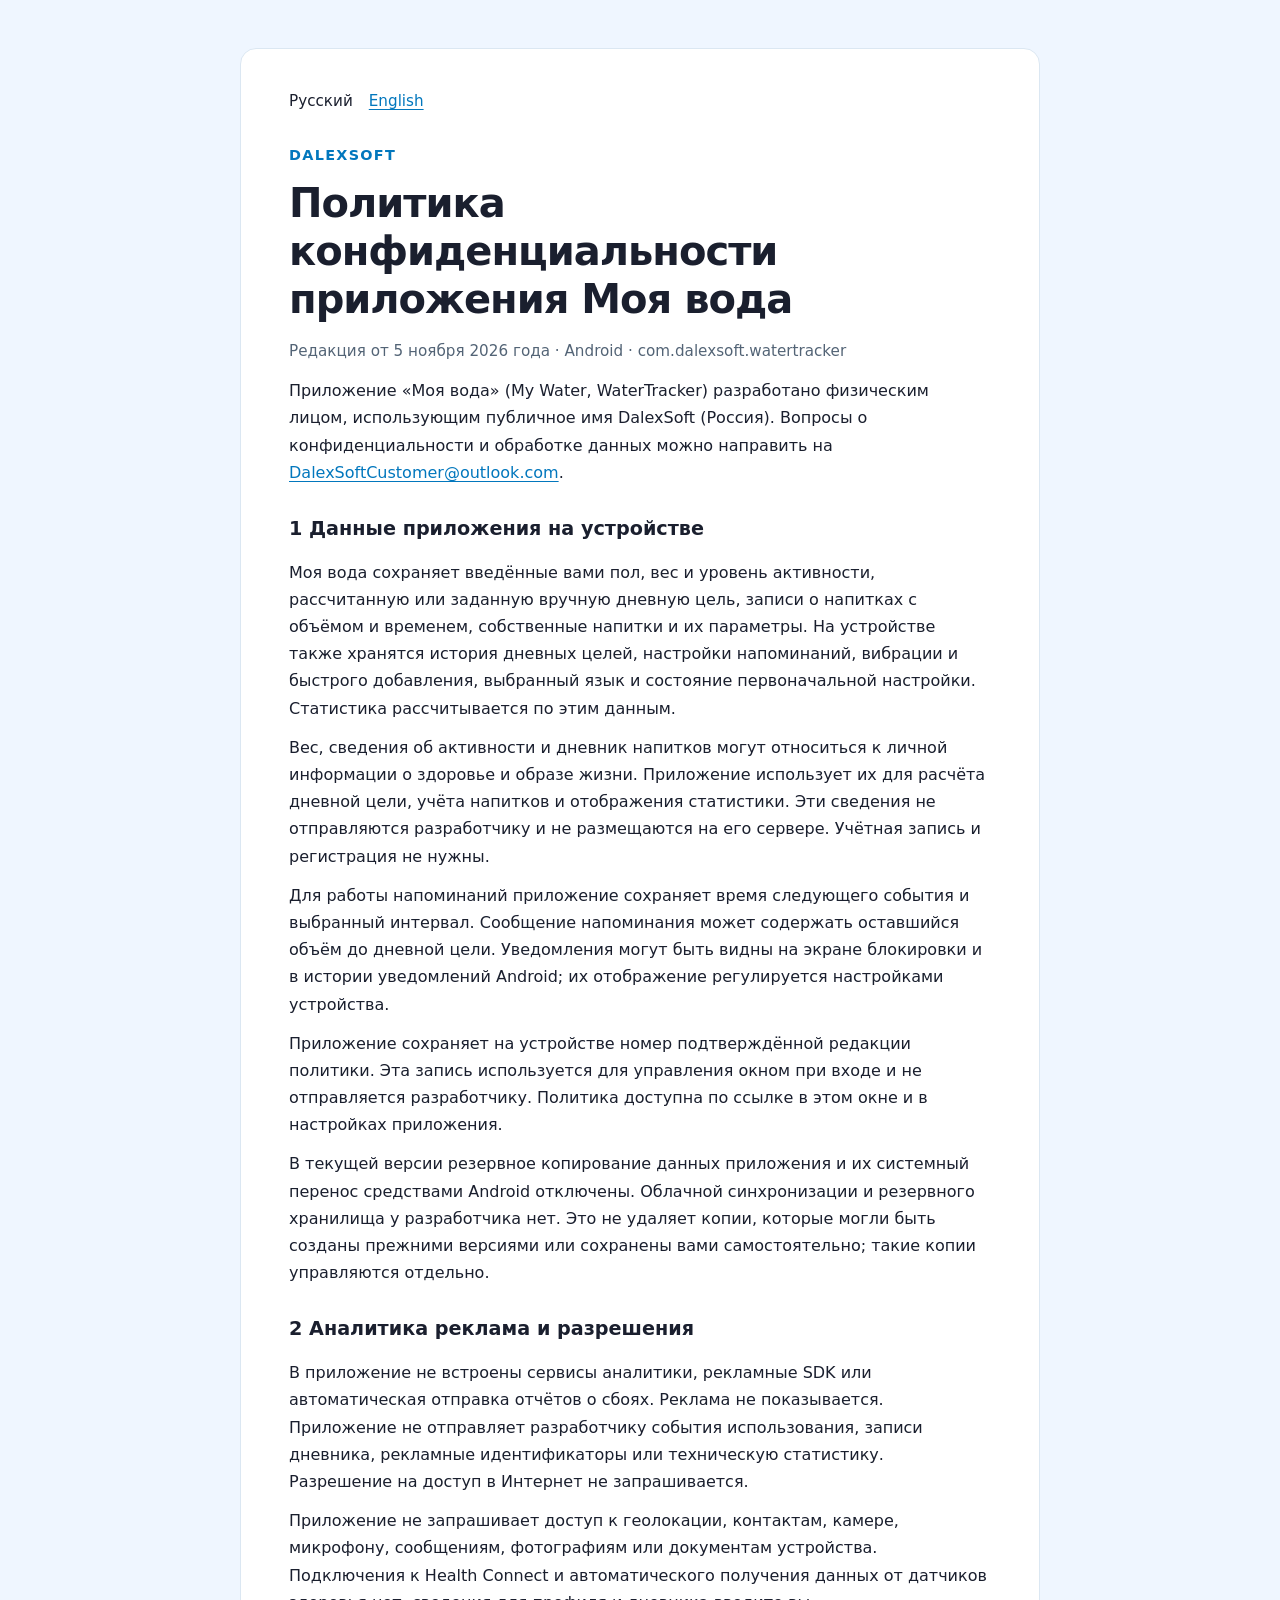
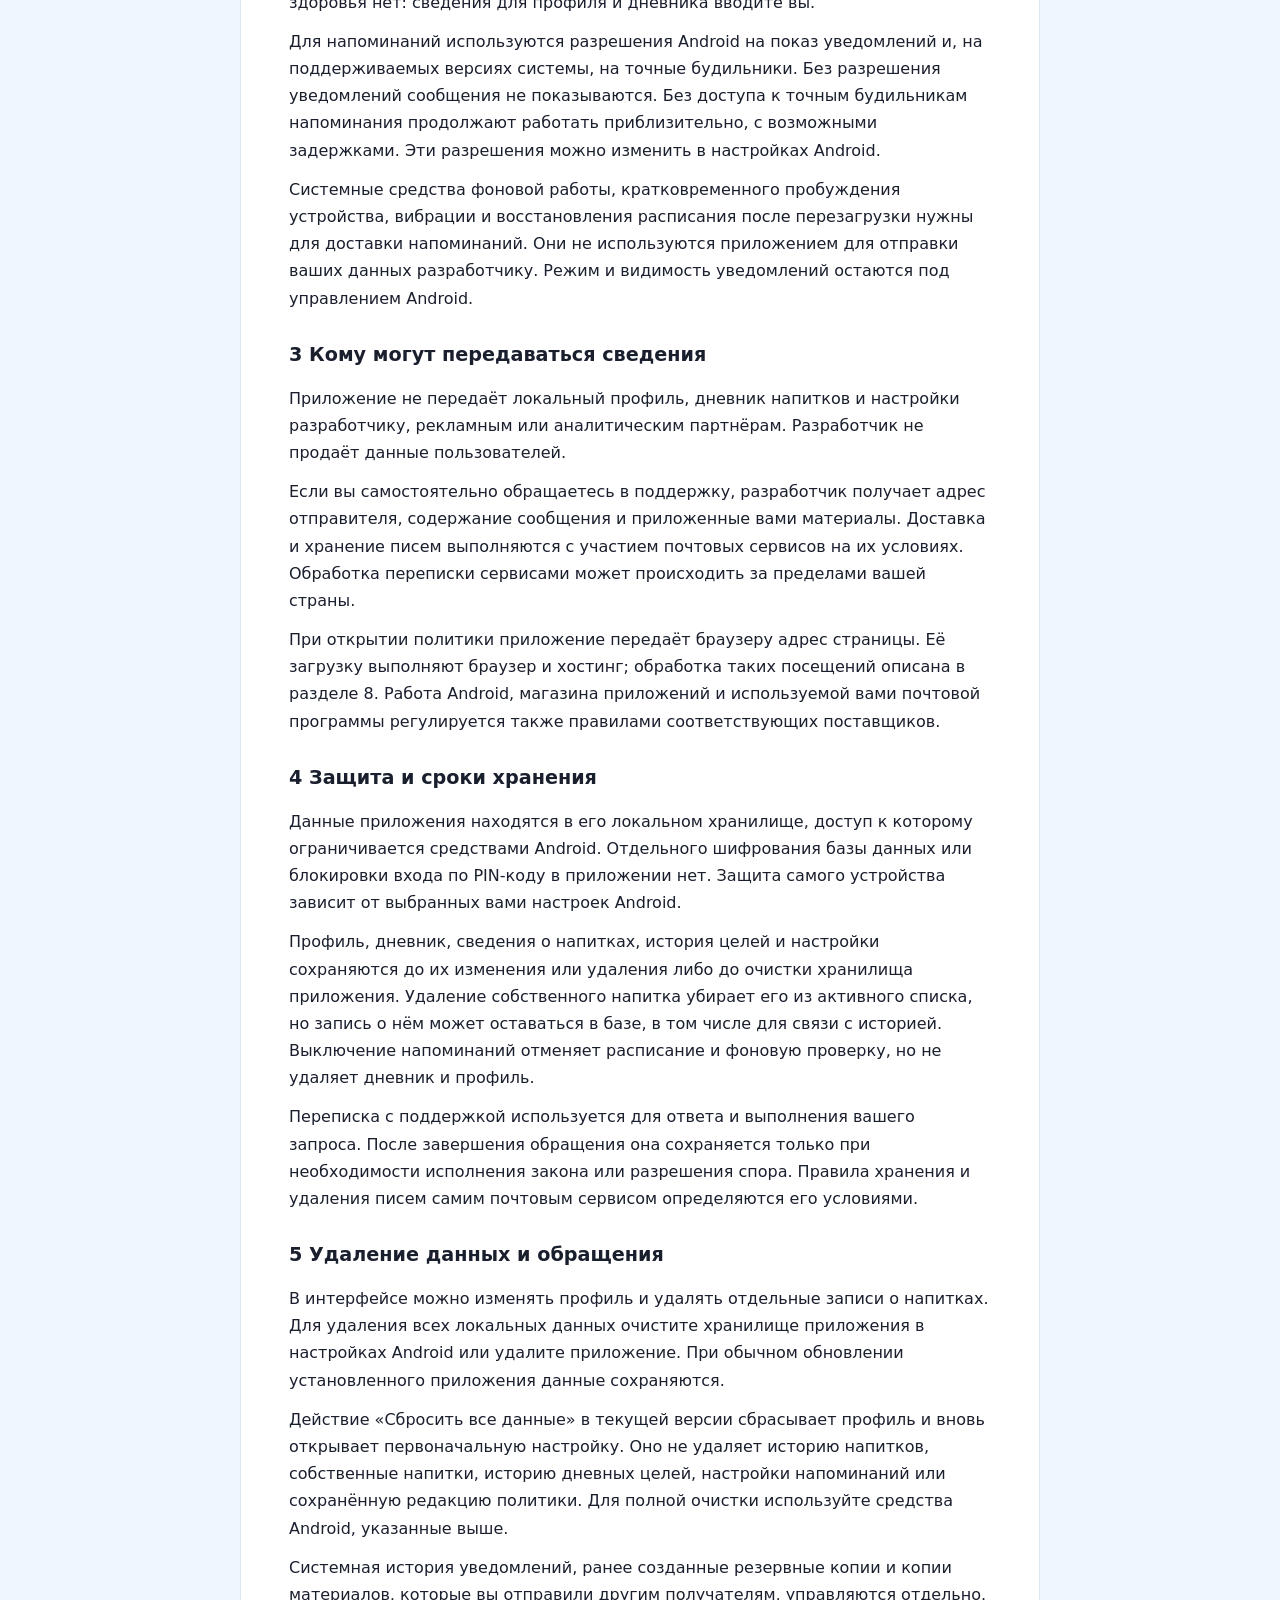
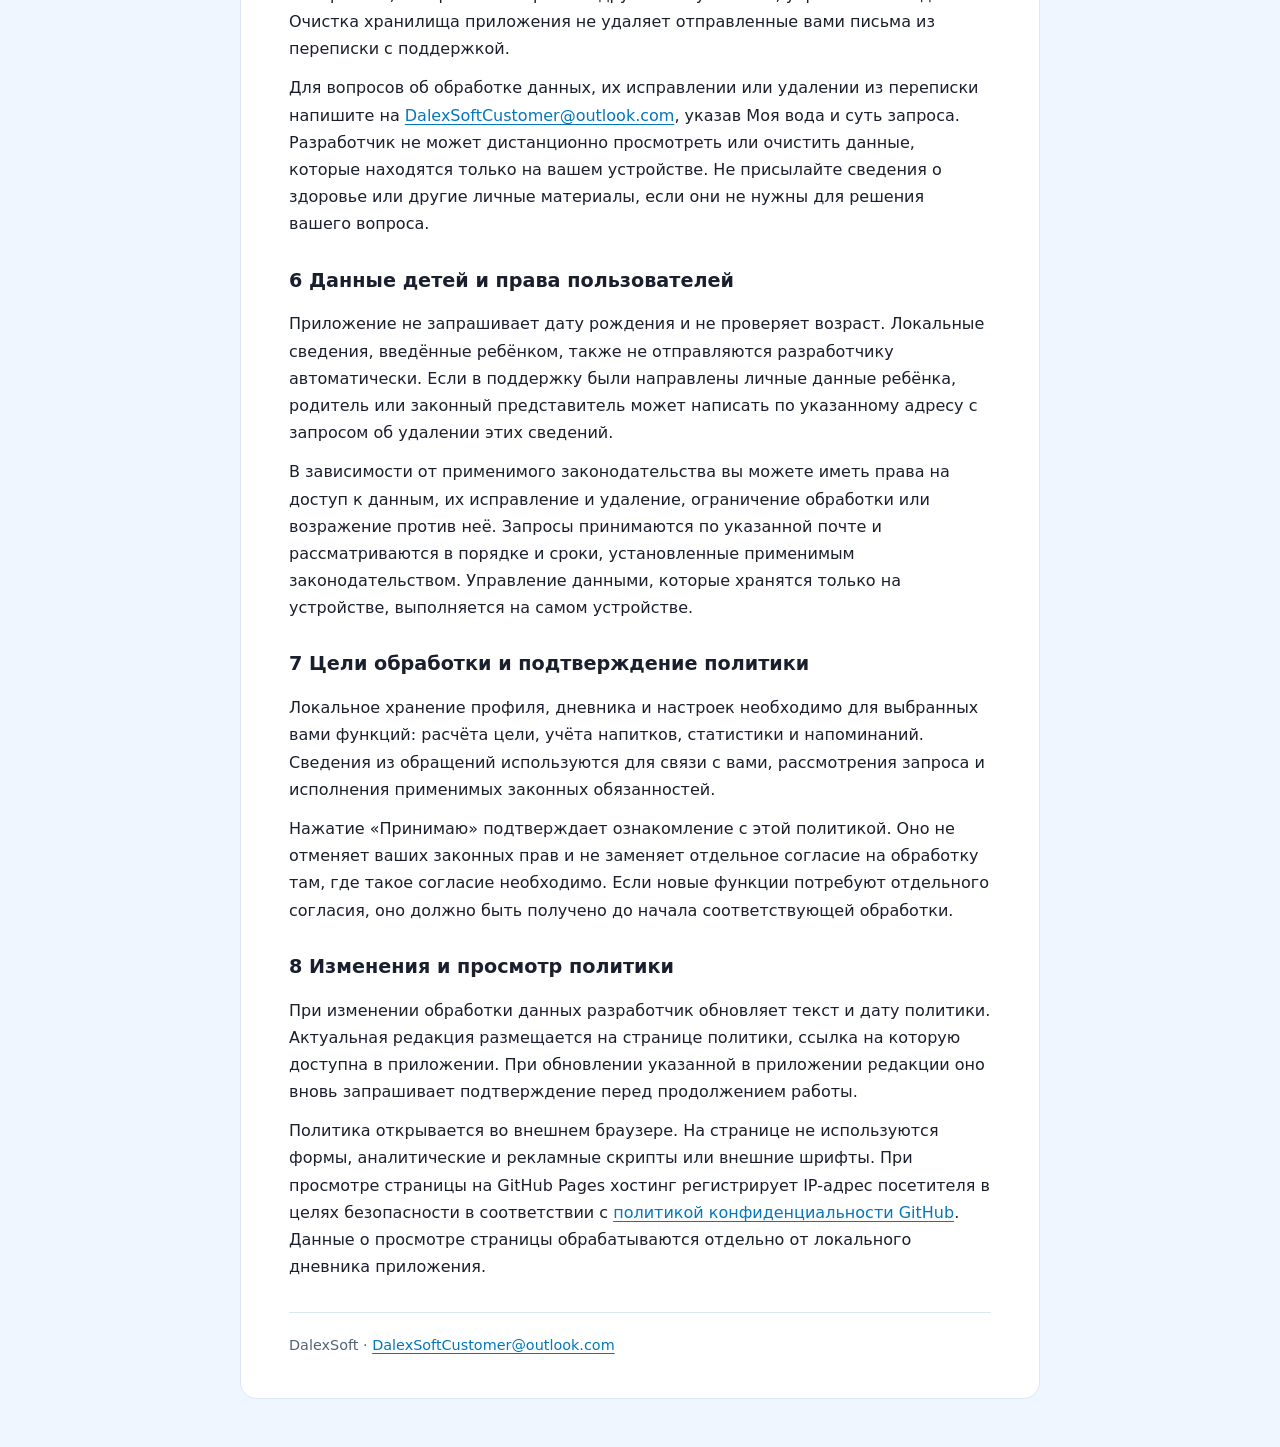
<file: index.html>
<!doctype html>
<html lang="ru">
<head>
  <meta charset="utf-8">
  <meta name="viewport" content="width=device-width, initial-scale=1">
  <meta name="description" content="Политика конфиденциальности приложения Моя вода, DalexSoft.">
  <title>Политика конфиденциальности приложения Моя вода — DalexSoft</title>
  <link rel="stylesheet" href="style.css">
  <link rel="alternate" hreflang="ru" href="index.html">
  <link rel="alternate" hreflang="en" href="en.html">
</head>
<body>
<main>
  <nav aria-label="Язык / Language"><span aria-current="page">Русский</span><a href="en.html" lang="en" hreflang="en">English</a></nav>
  <div class="brand">DALEXSOFT</div>
  <h1>Политика конфиденциальности приложения Моя вода</h1>
  <p class="meta">Редакция от 5 ноября 2026 года · Android · com.dalexsoft.watertracker</p>
  <p>Приложение «Моя вода» (My Water, WaterTracker) разработано физическим лицом, использующим публичное имя DalexSoft (Россия). Вопросы о конфиденциальности и обработке данных можно направить на <a href="mailto:DalexSoftCustomer@outlook.com">DalexSoftCustomer@outlook.com</a>.</p>
  <h2>1 Данные приложения на устройстве</h2>
  <p>Моя вода сохраняет введённые вами пол, вес и уровень активности, рассчитанную или заданную вручную дневную цель, записи о напитках с объёмом и временем, собственные напитки и их параметры. На устройстве также хранятся история дневных целей, настройки напоминаний, вибрации и быстрого добавления, выбранный язык и состояние первоначальной настройки. Статистика рассчитывается по этим данным.</p>
  <p>Вес, сведения об активности и дневник напитков могут относиться к личной информации о здоровье и образе жизни. Приложение использует их для расчёта дневной цели, учёта напитков и отображения статистики. Эти сведения не отправляются разработчику и не размещаются на его сервере. Учётная запись и регистрация не нужны.</p>
  <p>Для работы напоминаний приложение сохраняет время следующего события и выбранный интервал. Сообщение напоминания может содержать оставшийся объём до дневной цели. Уведомления могут быть видны на экране блокировки и в истории уведомлений Android; их отображение регулируется настройками устройства.</p>
  <p>Приложение сохраняет на устройстве номер подтверждённой редакции политики. Эта запись используется для управления окном при входе и не отправляется разработчику. Политика доступна по ссылке в этом окне и в настройках приложения.</p>
  <p>В текущей версии резервное копирование данных приложения и их системный перенос средствами Android отключены. Облачной синхронизации и резервного хранилища у разработчика нет. Это не удаляет копии, которые могли быть созданы прежними версиями или сохранены вами самостоятельно; такие копии управляются отдельно.</p>
  <h2>2 Аналитика реклама и разрешения</h2>
  <p>В приложение не встроены сервисы аналитики, рекламные SDK или автоматическая отправка отчётов о сбоях. Реклама не показывается. Приложение не отправляет разработчику события использования, записи дневника, рекламные идентификаторы или техническую статистику. Разрешение на доступ в Интернет не запрашивается.</p>
  <p>Приложение не запрашивает доступ к геолокации, контактам, камере, микрофону, сообщениям, фотографиям или документам устройства. Подключения к Health Connect и автоматического получения данных от датчиков здоровья нет: сведения для профиля и дневника вводите вы.</p>
  <p>Для напоминаний используются разрешения Android на показ уведомлений и, на поддерживаемых версиях системы, на точные будильники. Без разрешения уведомлений сообщения не показываются. Без доступа к точным будильникам напоминания продолжают работать приблизительно, с возможными задержками. Эти разрешения можно изменить в настройках Android.</p>
  <p>Системные средства фоновой работы, кратковременного пробуждения устройства, вибрации и восстановления расписания после перезагрузки нужны для доставки напоминаний. Они не используются приложением для отправки ваших данных разработчику. Режим и видимость уведомлений остаются под управлением Android.</p>
  <h2>3 Кому могут передаваться сведения</h2>
  <p>Приложение не передаёт локальный профиль, дневник напитков и настройки разработчику, рекламным или аналитическим партнёрам. Разработчик не продаёт данные пользователей.</p>
  <p>Если вы самостоятельно обращаетесь в поддержку, разработчик получает адрес отправителя, содержание сообщения и приложенные вами материалы. Доставка и хранение писем выполняются с участием почтовых сервисов на их условиях. Обработка переписки сервисами может происходить за пределами вашей страны.</p>
  <p>При открытии политики приложение передаёт браузеру адрес страницы. Её загрузку выполняют браузер и хостинг; обработка таких посещений описана в разделе 8. Работа Android, магазина приложений и используемой вами почтовой программы регулируется также правилами соответствующих поставщиков.</p>
  <h2>4 Защита и сроки хранения</h2>
  <p>Данные приложения находятся в его локальном хранилище, доступ к которому ограничивается средствами Android. Отдельного шифрования базы данных или блокировки входа по PIN-коду в приложении нет. Защита самого устройства зависит от выбранных вами настроек Android.</p>
  <p>Профиль, дневник, сведения о напитках, история целей и настройки сохраняются до их изменения или удаления либо до очистки хранилища приложения. Удаление собственного напитка убирает его из активного списка, но запись о нём может оставаться в базе, в том числе для связи с историей. Выключение напоминаний отменяет расписание и фоновую проверку, но не удаляет дневник и профиль.</p>
  <p>Переписка с поддержкой используется для ответа и выполнения вашего запроса. После завершения обращения она сохраняется только при необходимости исполнения закона или разрешения спора. Правила хранения и удаления писем самим почтовым сервисом определяются его условиями.</p>
  <h2>5 Удаление данных и обращения</h2>
  <p>В интерфейсе можно изменять профиль и удалять отдельные записи о напитках. Для удаления всех локальных данных очистите хранилище приложения в настройках Android или удалите приложение. При обычном обновлении установленного приложения данные сохраняются.</p>
  <p>Действие «Сбросить все данные» в текущей версии сбрасывает профиль и вновь открывает первоначальную настройку. Оно не удаляет историю напитков, собственные напитки, историю дневных целей, настройки напоминаний или сохранённую редакцию политики. Для полной очистки используйте средства Android, указанные выше.</p>
  <p>Системная история уведомлений, ранее созданные резервные копии и копии материалов, которые вы отправили другим получателям, управляются отдельно. Очистка хранилища приложения не удаляет отправленные вами письма из переписки с поддержкой.</p>
  <p>Для вопросов об обработке данных, их исправлении или удалении из переписки напишите на <a href="mailto:DalexSoftCustomer@outlook.com">DalexSoftCustomer@outlook.com</a>, указав Моя вода и суть запроса. Разработчик не может дистанционно просмотреть или очистить данные, которые находятся только на вашем устройстве. Не присылайте сведения о здоровье или другие личные материалы, если они не нужны для решения вашего вопроса.</p>
  <h2>6 Данные детей и права пользователей</h2>
  <p>Приложение не запрашивает дату рождения и не проверяет возраст. Локальные сведения, введённые ребёнком, также не отправляются разработчику автоматически. Если в поддержку были направлены личные данные ребёнка, родитель или законный представитель может написать по указанному адресу с запросом об удалении этих сведений.</p>
  <p>В зависимости от применимого законодательства вы можете иметь права на доступ к данным, их исправление и удаление, ограничение обработки или возражение против неё. Запросы принимаются по указанной почте и рассматриваются в порядке и сроки, установленные применимым законодательством. Управление данными, которые хранятся только на устройстве, выполняется на самом устройстве.</p>
  <h2>7 Цели обработки и подтверждение политики</h2>
  <p>Локальное хранение профиля, дневника и настроек необходимо для выбранных вами функций: расчёта цели, учёта напитков, статистики и напоминаний. Сведения из обращений используются для связи с вами, рассмотрения запроса и исполнения применимых законных обязанностей.</p>
  <p>Нажатие «Принимаю» подтверждает ознакомление с этой политикой. Оно не отменяет ваших законных прав и не заменяет отдельное согласие на обработку там, где такое согласие необходимо. Если новые функции потребуют отдельного согласия, оно должно быть получено до начала соответствующей обработки.</p>
  <h2>8 Изменения и просмотр политики</h2>
  <p>При изменении обработки данных разработчик обновляет текст и дату политики. Актуальная редакция размещается на странице политики, ссылка на которую доступна в приложении. При обновлении указанной в приложении редакции оно вновь запрашивает подтверждение перед продолжением работы.</p>
  <p>Политика открывается во внешнем браузере. На странице не используются формы, аналитические и рекламные скрипты или внешние шрифты. При просмотре страницы на GitHub Pages хостинг регистрирует IP-адрес посетителя в целях безопасности в соответствии с <a href="https://docs.github.com/en/site-policy/privacy-policies/github-general-privacy-statement">политикой конфиденциальности GitHub</a>. Данные о просмотре страницы обрабатываются отдельно от локального дневника приложения.</p>
  <footer>DalexSoft · <a href="mailto:DalexSoftCustomer@outlook.com">DalexSoftCustomer@outlook.com</a></footer>
</main>
</body>
</html>
</file>
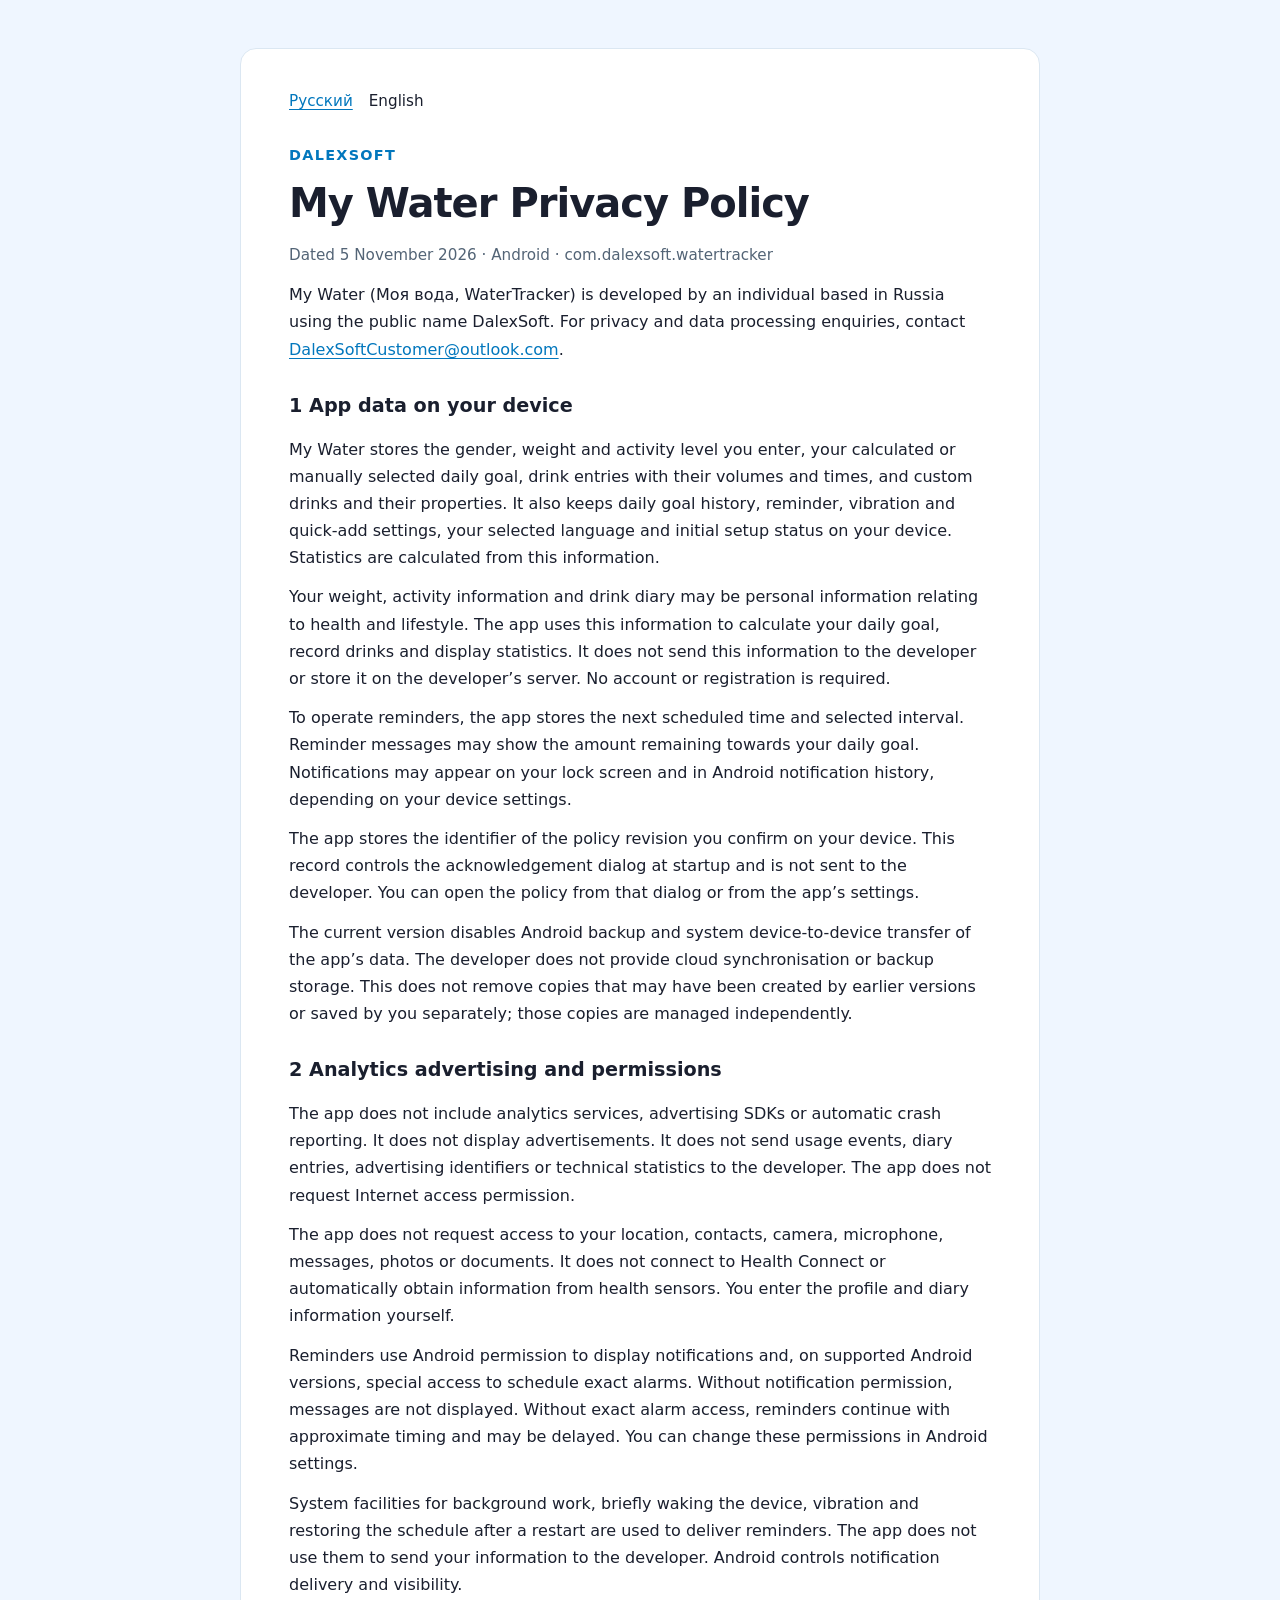
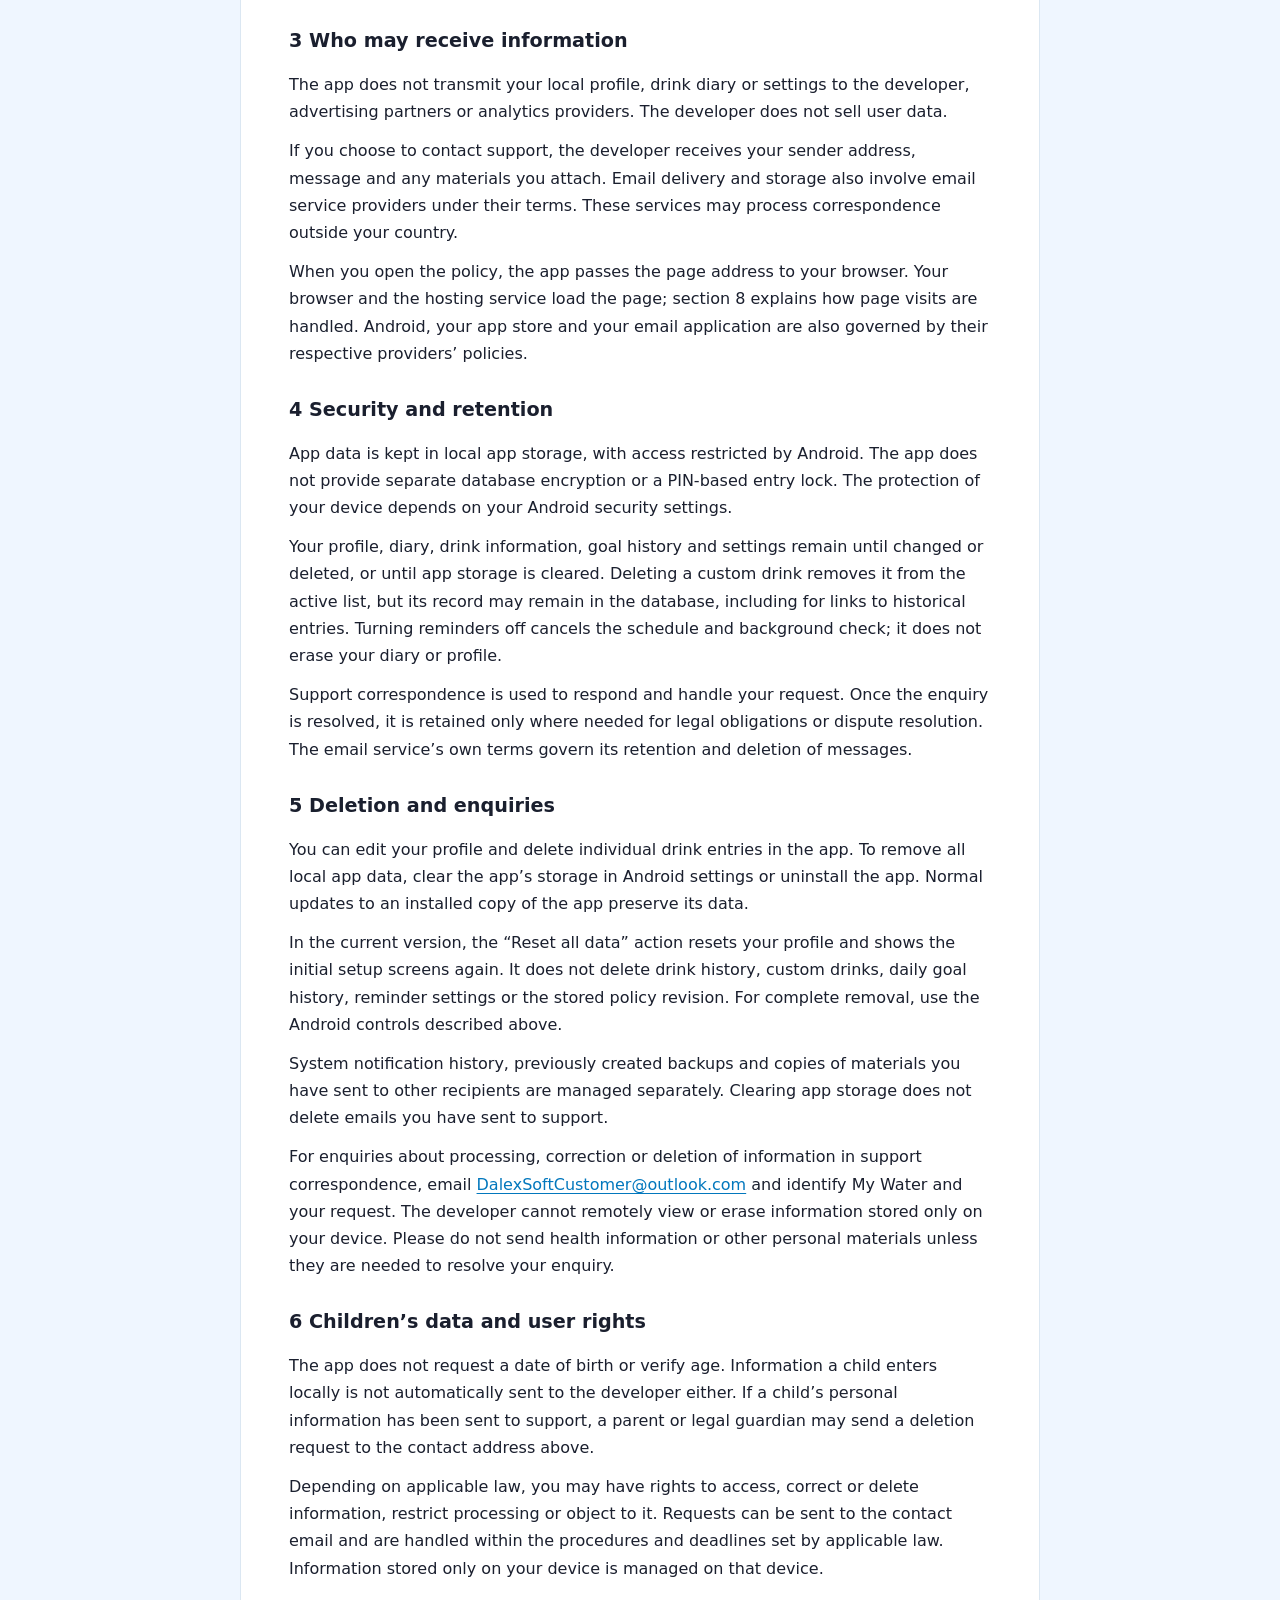
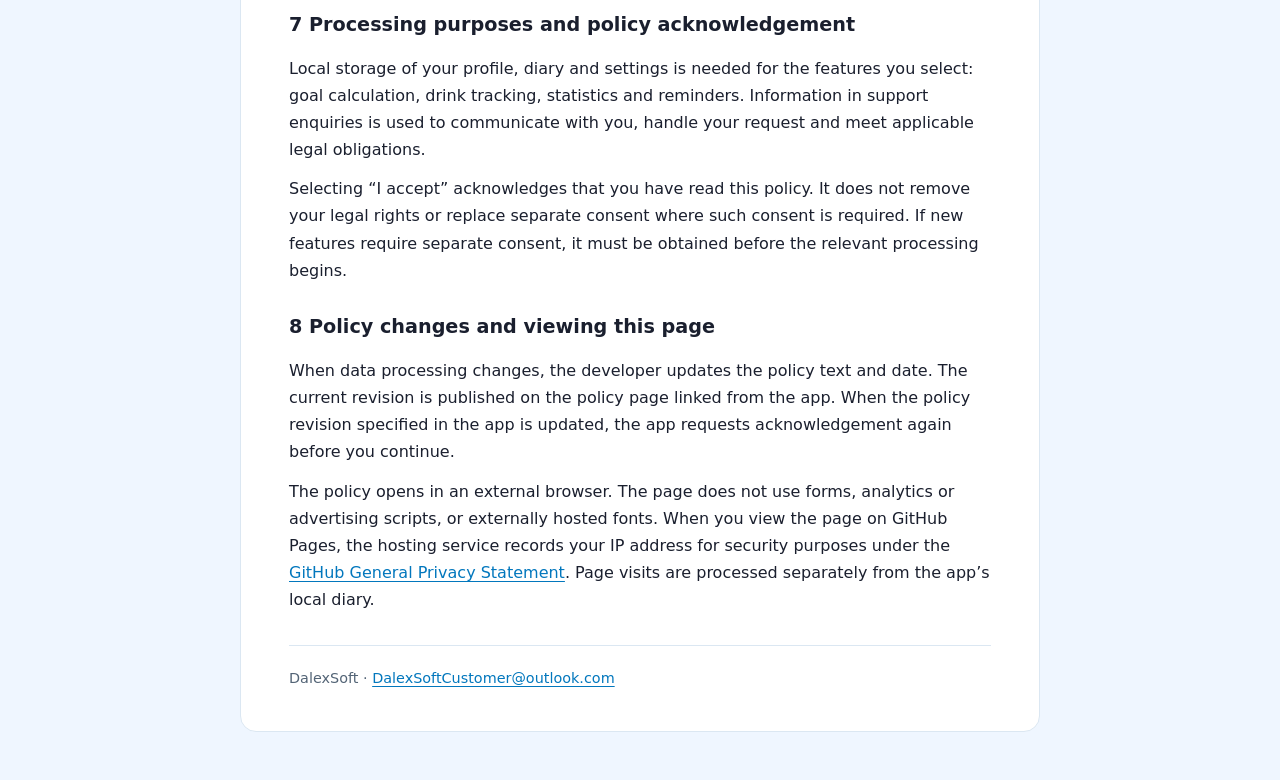
<file: en.html>
<!doctype html>
<html lang="en">
<head>
  <meta charset="utf-8">
  <meta name="viewport" content="width=device-width, initial-scale=1">
  <meta name="description" content="Privacy policy for the My Water app by DalexSoft.">
  <title>My Water Privacy Policy — DalexSoft</title>
  <link rel="stylesheet" href="style.css">
  <link rel="alternate" hreflang="ru" href="index.html">
  <link rel="alternate" hreflang="en" href="en.html">
</head>
<body>
<main>
  <nav aria-label="Язык / Language"><a href="index.html" lang="ru" hreflang="ru">Русский</a><span aria-current="page">English</span></nav>
  <div class="brand">DALEXSOFT</div>
  <h1>My Water Privacy Policy</h1>
  <p class="meta">Dated 5 November 2026 · Android · com.dalexsoft.watertracker</p>
  <p>My Water (Моя вода, WaterTracker) is developed by an individual based in Russia using the public name DalexSoft. For privacy and data processing enquiries, contact <a href="mailto:DalexSoftCustomer@outlook.com">DalexSoftCustomer@outlook.com</a>.</p>
  <h2>1 App data on your device</h2>
  <p>My Water stores the gender, weight and activity level you enter, your calculated or manually selected daily goal, drink entries with their volumes and times, and custom drinks and their properties. It also keeps daily goal history, reminder, vibration and quick-add settings, your selected language and initial setup status on your device. Statistics are calculated from this information.</p>
  <p>Your weight, activity information and drink diary may be personal information relating to health and lifestyle. The app uses this information to calculate your daily goal, record drinks and display statistics. It does not send this information to the developer or store it on the developer’s server. No account or registration is required.</p>
  <p>To operate reminders, the app stores the next scheduled time and selected interval. Reminder messages may show the amount remaining towards your daily goal. Notifications may appear on your lock screen and in Android notification history, depending on your device settings.</p>
  <p>The app stores the identifier of the policy revision you confirm on your device. This record controls the acknowledgement dialog at startup and is not sent to the developer. You can open the policy from that dialog or from the app’s settings.</p>
  <p>The current version disables Android backup and system device-to-device transfer of the app’s data. The developer does not provide cloud synchronisation or backup storage. This does not remove copies that may have been created by earlier versions or saved by you separately; those copies are managed independently.</p>
  <h2>2 Analytics advertising and permissions</h2>
  <p>The app does not include analytics services, advertising SDKs or automatic crash reporting. It does not display advertisements. It does not send usage events, diary entries, advertising identifiers or technical statistics to the developer. The app does not request Internet access permission.</p>
  <p>The app does not request access to your location, contacts, camera, microphone, messages, photos or documents. It does not connect to Health Connect or automatically obtain information from health sensors. You enter the profile and diary information yourself.</p>
  <p>Reminders use Android permission to display notifications and, on supported Android versions, special access to schedule exact alarms. Without notification permission, messages are not displayed. Without exact alarm access, reminders continue with approximate timing and may be delayed. You can change these permissions in Android settings.</p>
  <p>System facilities for background work, briefly waking the device, vibration and restoring the schedule after a restart are used to deliver reminders. The app does not use them to send your information to the developer. Android controls notification delivery and visibility.</p>
  <h2>3 Who may receive information</h2>
  <p>The app does not transmit your local profile, drink diary or settings to the developer, advertising partners or analytics providers. The developer does not sell user data.</p>
  <p>If you choose to contact support, the developer receives your sender address, message and any materials you attach. Email delivery and storage also involve email service providers under their terms. These services may process correspondence outside your country.</p>
  <p>When you open the policy, the app passes the page address to your browser. Your browser and the hosting service load the page; section 8 explains how page visits are handled. Android, your app store and your email application are also governed by their respective providers’ policies.</p>
  <h2>4 Security and retention</h2>
  <p>App data is kept in local app storage, with access restricted by Android. The app does not provide separate database encryption or a PIN-based entry lock. The protection of your device depends on your Android security settings.</p>
  <p>Your profile, diary, drink information, goal history and settings remain until changed or deleted, or until app storage is cleared. Deleting a custom drink removes it from the active list, but its record may remain in the database, including for links to historical entries. Turning reminders off cancels the schedule and background check; it does not erase your diary or profile.</p>
  <p>Support correspondence is used to respond and handle your request. Once the enquiry is resolved, it is retained only where needed for legal obligations or dispute resolution. The email service’s own terms govern its retention and deletion of messages.</p>
  <h2>5 Deletion and enquiries</h2>
  <p>You can edit your profile and delete individual drink entries in the app. To remove all local app data, clear the app’s storage in Android settings or uninstall the app. Normal updates to an installed copy of the app preserve its data.</p>
  <p>In the current version, the “Reset all data” action resets your profile and shows the initial setup screens again. It does not delete drink history, custom drinks, daily goal history, reminder settings or the stored policy revision. For complete removal, use the Android controls described above.</p>
  <p>System notification history, previously created backups and copies of materials you have sent to other recipients are managed separately. Clearing app storage does not delete emails you have sent to support.</p>
  <p>For enquiries about processing, correction or deletion of information in support correspondence, email <a href="mailto:DalexSoftCustomer@outlook.com">DalexSoftCustomer@outlook.com</a> and identify My Water and your request. The developer cannot remotely view or erase information stored only on your device. Please do not send health information or other personal materials unless they are needed to resolve your enquiry.</p>
  <h2>6 Children’s data and user rights</h2>
  <p>The app does not request a date of birth or verify age. Information a child enters locally is not automatically sent to the developer either. If a child’s personal information has been sent to support, a parent or legal guardian may send a deletion request to the contact address above.</p>
  <p>Depending on applicable law, you may have rights to access, correct or delete information, restrict processing or object to it. Requests can be sent to the contact email and are handled within the procedures and deadlines set by applicable law. Information stored only on your device is managed on that device.</p>
  <h2>7 Processing purposes and policy acknowledgement</h2>
  <p>Local storage of your profile, diary and settings is needed for the features you select: goal calculation, drink tracking, statistics and reminders. Information in support enquiries is used to communicate with you, handle your request and meet applicable legal obligations.</p>
  <p>Selecting “I accept” acknowledges that you have read this policy. It does not remove your legal rights or replace separate consent where such consent is required. If new features require separate consent, it must be obtained before the relevant processing begins.</p>
  <h2>8 Policy changes and viewing this page</h2>
  <p>When data processing changes, the developer updates the policy text and date. The current revision is published on the policy page linked from the app. When the policy revision specified in the app is updated, the app requests acknowledgement again before you continue.</p>
  <p>The policy opens in an external browser. The page does not use forms, analytics or advertising scripts, or externally hosted fonts. When you view the page on GitHub Pages, the hosting service records your IP address for security purposes under the <a href="https://docs.github.com/en/site-policy/privacy-policies/github-general-privacy-statement">GitHub General Privacy Statement</a>. Page visits are processed separately from the app’s local diary.</p>
  <footer>DalexSoft · <a href="mailto:DalexSoftCustomer@outlook.com">DalexSoftCustomer@outlook.com</a></footer>
</main>
</body>
</html>
</file>
<file: style.css>
:root {
  color-scheme: light;
  font-family: system-ui, -apple-system, BlinkMacSystemFont, "Segoe UI", sans-serif;
  color: #1a1f2e;
  background: #eff6ff;
  line-height: 1.7;
}
* { box-sizing: border-box; }
body { margin: 0; }
main { max-width: 800px; margin: 48px auto; padding: 40px 48px; background: #fff; border: 1px solid #dbe7f2; border-radius: 16px; }
nav { display: flex; flex-wrap: wrap; gap: 16px; margin-bottom: 28px; font-size: .95rem; }
a { color: #0277bd; text-underline-offset: 3px; overflow-wrap: anywhere; }
a:focus-visible { outline: 3px solid #0277bd; outline-offset: 4px; }
h1 { font-size: clamp(1.8rem, 5vw, 2.5rem); line-height: 1.2; letter-spacing: -.025em; margin: 12px 0 16px; }
h2 { font-size: 1.2rem; line-height: 1.4; margin-top: 30px; }
p, ul { margin: 12px 0; }
ul { padding-left: 24px; }
li + li { margin-top: 7px; }
.brand { color: #0277bd; font-size: .9rem; font-weight: 700; letter-spacing: .09em; }
.meta { color: #536476; font-size: .95rem; }
.intro { background: #edf7ff; border-left: 3px solid #0288d1; padding: 14px 18px; margin: 24px 0; }
footer { border-top: 1px solid #dbe7f2; padding-top: 20px; margin-top: 32px; font-size: .9rem; color: #536476; }
@media (max-width: 600px) {
  main { margin: 0; padding: 28px 22px; border: 0; border-radius: 0; }
}
@media print {
  :root { color: #000; background: #fff; }
  main { max-width: none; margin: 0; padding: 0; border: 0; }
  nav { display: none; }
  a { color: inherit; }
}
</file>
